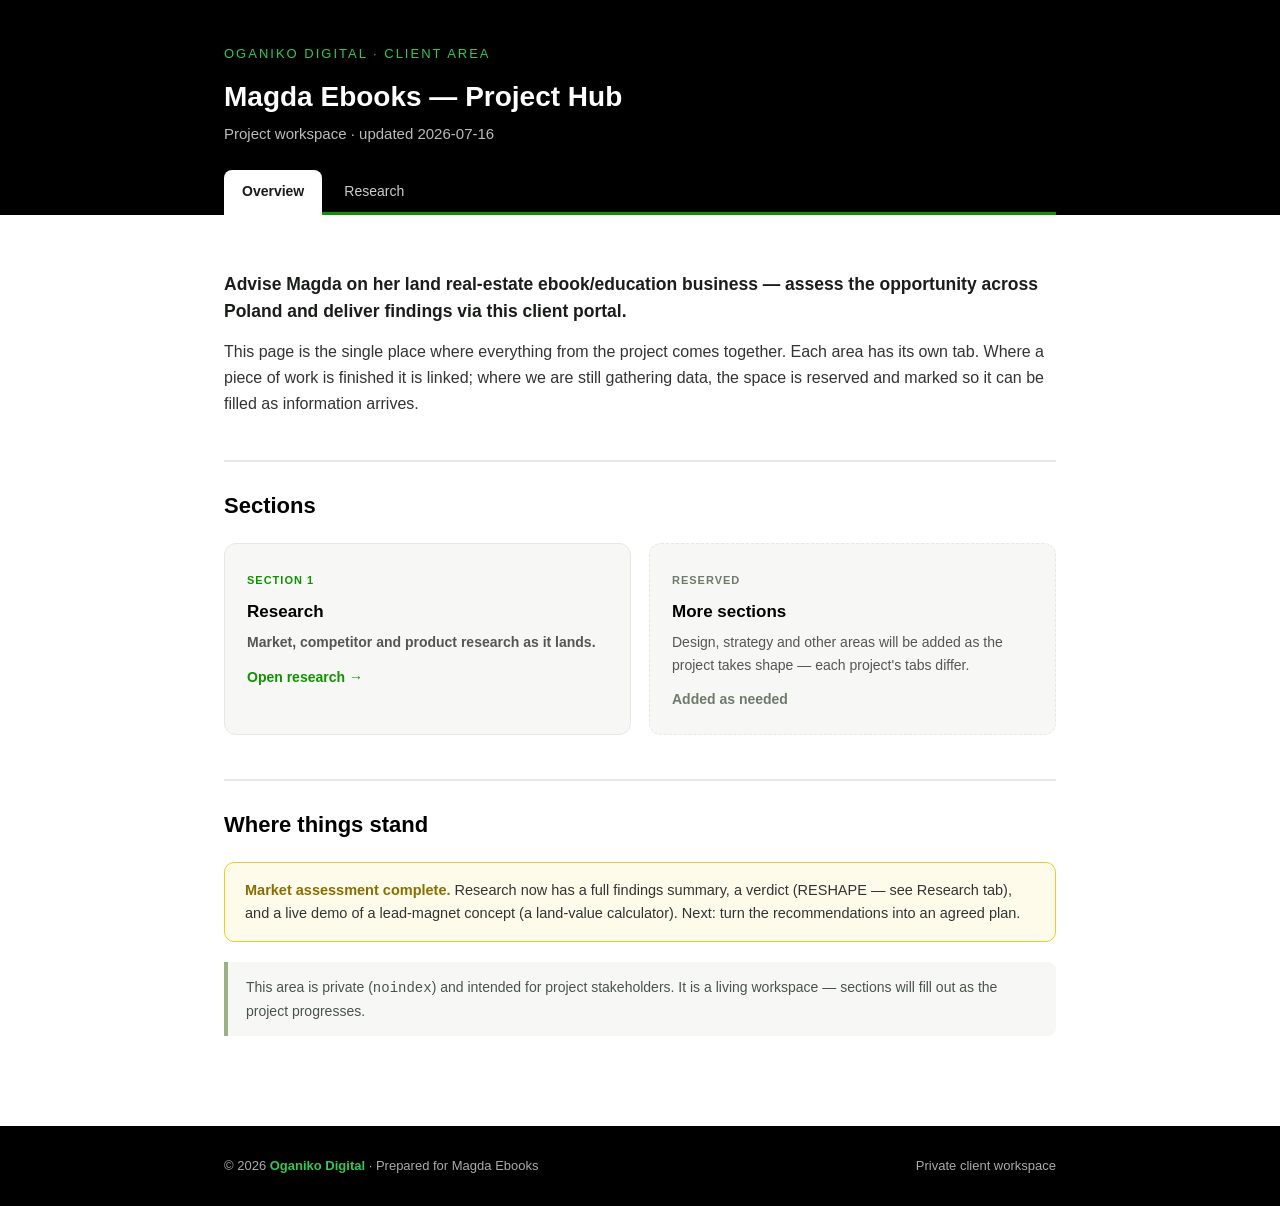
<file: docs/client-area/index.html>
<!DOCTYPE html>
<html lang="en">
<head>
<meta charset="UTF-8">
<meta name="viewport" content="width=device-width, initial-scale=1">
<meta name="robots" content="noindex">
<title>Magda Ebooks — Client area | Oganiko Digital</title>
<link rel="stylesheet" href="assets/client.css">
<link rel="stylesheet" href="assets/og-tab-rail.css">
</head>
<body>
<header><div class="wrap">
  <div class="brand">Oganiko Digital · Client area</div>
  <h1>Magda Ebooks — Project Hub</h1>
  <div class="sub">Project workspace · updated 2026-07-16</div>
  <nav class="og-tab-rail">
    <a href="./" aria-current="page">Overview</a>
    <a href="research/">Research</a>
  </nav>
</div></header>

<main class="wrap">
  <p class="lead">Advise Magda on her land real-estate ebook/education business — assess the opportunity across Poland and deliver findings via this client portal.</p>
  <p>This page is the single place where everything from the project comes together. Each area has its own tab. Where a piece of work is finished it is linked; where we are still gathering data, the space is reserved and marked so it can be filled as information arrives.</p>

  <h2>Sections</h2>
  <div class="cards">
    <a class="card" href="research/">
      <span class="kicker">Section 1</span>
      <h3>Research</h3>
      <p>Market, competitor and product research as it lands.</p>
      <span class="go">Open research →</span>
    </a>
    <div class="card pending">
      <span class="kicker">Reserved</span>
      <h3>More sections</h3>
      <p>Design, strategy and other areas will be added as the project takes shape — each project's tabs differ.</p>
      <span class="go">Added as needed</span>
    </div>
  </div>

  <h2>Where things stand</h2>
  <div class="status"><b>Market assessment complete.</b> Research now has a full findings summary, a verdict (RESHAPE — see Research tab), and a live demo of a lead-magnet concept (a land-value calculator). Next: turn the recommendations into an agreed plan.</div>

  <div class="note">This area is private (<code>noindex</code>) and intended for project stakeholders. It is a living workspace — sections will fill out as the project progresses.</div>
</main>

<footer><div class="wrap">
  <span>© 2026 <span class="brand">Oganiko Digital</span> · Prepared for Magda Ebooks</span>
  <span>Private client workspace</span>
</div></footer>
</body>
</html>
</file>
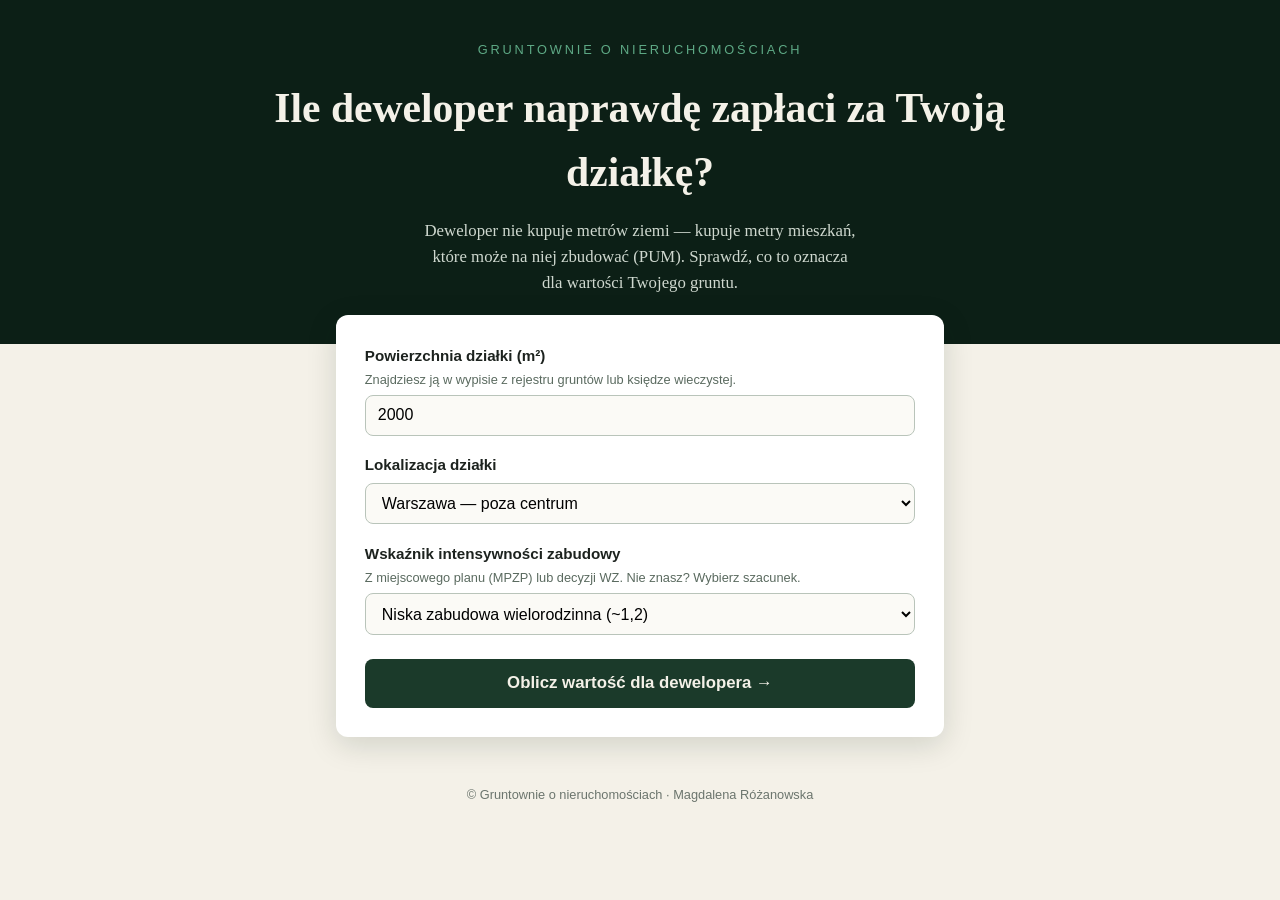
<file: src/mvp-land-calculator/index.html>
<!doctype html>
<html lang="pl">
<head>
<meta charset="utf-8">
<meta name="viewport" content="width=device-width, initial-scale=1">
<title>Ile deweloper naprawdę zapłaci za Twoją działkę? — Gruntownie o nieruchomościach</title>
<style>
  :root{
    --green-950:#0c1f16; --green-900:#12291d; --green-800:#1b3a2a;
    --green-600:#2e6b47; --green-400:#5ea985; --cream:#f4f1e8;
    --gold:#c9a856; --ink:#1c221e;
  }
  *{box-sizing:border-box;margin:0;padding:0}
  body{font-family:Georgia,'Times New Roman',serif;background:var(--cream);color:var(--ink);line-height:1.55}
  .sans{font-family:-apple-system,'Segoe UI',Helvetica,Arial,sans-serif}
  header{background:var(--green-950);color:var(--cream);padding:2.5rem 1rem 3rem;text-align:center}
  header .brand{font-size:.8rem;letter-spacing:.22em;text-transform:uppercase;color:var(--green-400);margin-bottom:1rem}
  header h1{font-size:clamp(1.6rem,4.5vw,2.6rem);max-width:38ch;margin:0 auto .8rem}
  header p{max-width:52ch;margin:0 auto;color:#cfd8cf;font-size:1.05rem}
  main{max-width:640px;margin:-1.8rem auto 3rem;padding:0 1rem}
  .card{background:#fff;border-radius:12px;box-shadow:0 8px 30px rgba(12,31,22,.15);padding:1.8rem}
  label{display:block;font-weight:700;margin:1.1rem 0 .35rem;font-size:.95rem}
  label:first-of-type{margin-top:0}
  .hint{font-weight:400;font-size:.8rem;color:#5a6a5f;display:block;margin-top:.15rem}
  input[type=number],select{width:100%;padding:.65rem .75rem;font-size:1rem;border:1.5px solid #b9c4ba;border-radius:8px;background:#fbfaf6}
  input:focus,select:focus{outline:2px solid var(--green-600);border-color:var(--green-600)}
  button{width:100%;margin-top:1.5rem;padding:.9rem;font-size:1.05rem;font-weight:700;color:var(--cream);background:var(--green-800);border:none;border-radius:8px;cursor:pointer}
  button:hover{background:var(--green-600)}
  .step{display:none}
  .step.active{display:block}
  .gate h2{font-size:1.3rem;margin-bottom:.5rem}
  .gate p{font-size:.95rem;color:#3c463f;margin-bottom:1rem}
  .result .figure{text-align:center;background:var(--green-950);color:var(--cream);border-radius:10px;padding:1.5rem 1rem;margin:1rem 0}
  .result .figure .range{font-size:clamp(1.4rem,5vw,2rem);font-weight:700;color:var(--gold)}
  .result .figure .lbl{font-size:.8rem;letter-spacing:.12em;text-transform:uppercase;color:var(--green-400)}
  .breakdown{font-size:.92rem;border-top:1px solid #dfe3da;margin-top:1rem;padding-top:1rem}
  .breakdown div{display:flex;justify-content:space-between;padding:.3rem 0}
  .breakdown span:last-child{font-weight:700}
  .cta{margin-top:1.4rem;background:#f0ead8;border-left:4px solid var(--gold);padding:1rem;font-size:.95rem;border-radius:0 8px 8px 0}
  .cta a{color:var(--green-800);font-weight:700}
  .disclaimer{font-size:.75rem;color:#6b756d;margin-top:1.5rem;text-align:center}
  footer{text-align:center;font-size:.8rem;color:#6b756d;padding:0 1rem 2.5rem}
</style>
</head>
<body>
<header>
  <div class="brand sans">Gruntownie o nieruchomościach</div>
  <h1>Ile deweloper naprawdę zapłaci za Twoją działkę?</h1>
  <p>Deweloper nie kupuje metrów ziemi — kupuje metry mieszkań, które może na niej zbudować (PUM). Sprawdź, co to oznacza dla wartości Twojego gruntu.</p>
</header>

<main>
  <div class="card sans">

    <!-- Step 1: inputs -->
    <form id="calcForm" class="step active">
      <label>Powierzchnia działki (m²)
        <span class="hint">Znajdziesz ją w wypisie z rejestru gruntów lub księdze wieczystej.</span>
      </label>
      <input type="number" id="area" min="100" max="1000000" step="10" value="2000" required>

      <label>Lokalizacja działki</label>
      <select id="location">
        <option value="10000">Warszawa — centrum / śródmieście</option>
        <option value="5000" selected>Warszawa — poza centrum</option>
        <option value="4000">Kraków / Wrocław / Trójmiasto</option>
        <option value="2500">Poznań / Łódź / inne duże miasto</option>
        <option value="1500">Strefa podmiejska aglomeracji</option>
      </select>

      <label>Wskaźnik intensywności zabudowy
        <span class="hint">Z miejscowego planu (MPZP) lub decyzji WZ. Nie znasz? Wybierz szacunek.</span>
      </label>
      <select id="intensity">
        <option value="0.6">Zabudowa jednorodzinna (~0,6)</option>
        <option value="1.2" selected>Niska zabudowa wielorodzinna (~1,2)</option>
        <option value="2.0">Średnia zabudowa wielorodzinna (~2,0)</option>
        <option value="3.0">Intensywna zabudowa miejska (~3,0)</option>
      </select>

      <button type="submit">Oblicz wartość dla dewelopera →</button>
    </form>

    <!-- Step 2: email gate (UI mock — no backend) -->
    <form id="gateForm" class="step gate">
      <h2>Twój wynik jest gotowy.</h2>
      <p>Podaj adres e-mail, a pokażemy wyliczenie i wyślemy Ci bezpłatną checklistę <em>„7 pytań, które musisz zadać przed rozmową z deweloperem”</em>.</p>
      <label>Adres e-mail</label>
      <input type="email" id="email" placeholder="twoj@email.pl" required>
      <button type="submit">Pokaż wycenę</button>
    </form>

    <!-- Step 3: result -->
    <div id="result" class="step result">
      <div class="figure">
        <div class="lbl">Szacunkowa wartość działki dla dewelopera</div>
        <div class="range" id="valueRange"></div>
      </div>
      <div class="breakdown">
        <div><span>Powierzchnia działki</span><span id="bArea"></span></div>
        <div><span>Wskaźnik intensywności</span><span id="bInt"></span></div>
        <div><span>Szacunkowy PUM (pow. użytkowa mieszkań)</span><span id="bPum"></span></div>
        <div><span>Stawka rynkowa za m² PUM</span><span id="bRate"></span></div>
      </div>
      <div class="cta">
        Ta liczba to punkt wyjścia — deweloper zrobi wszystko, żeby ją obniżyć.
        Jak czytać plan miejscowy, uniknąć pułapek i negocjować jak profesjonalista?
        <a href="#">Ebook „Sprzedaj korzystnie i bezpiecznie grunt deweloperowi” — 149 zł</a>
      </div>
      <p class="disclaimer">Szacunek edukacyjny oparty o publikowane stawki rynkowe za m² PUM (2025).
      Nie stanowi wyceny w rozumieniu ustawy o gospodarce nieruchomościami ani porady inwestycyjnej.
      Rzeczywista oferta zależy m.in. od kształtu działki, dostępu do drogi, mediów, zapisów MPZP i kosztów przygotowania terenu.</p>
    </div>

  </div>
</main>
<footer class="sans">© Gruntownie o nieruchomościach · Magdalena Różanowska</footer>

<script>
// ponytail: static demo — email gate is a UI mock, nothing is sent anywhere.
const steps = { calc: document.getElementById('calcForm'), gate: document.getElementById('gateForm'), result: document.getElementById('result') };
const show = k => { Object.values(steps).forEach(s => s.classList.remove('active')); steps[k].classList.add('active'); };
const fmt = n => n.toLocaleString('pl-PL', {maximumFractionDigits: 0});
let calc = null;

steps.calc.addEventListener('submit', e => {
  e.preventDefault();
  const area = +document.getElementById('area').value;
  const rate = +document.getElementById('location').value;
  const intensity = +document.getElementById('intensity').value;
  const pum = area * intensity * 0.8; // ~80% of gross buildable area is sellable PUM
  const value = pum * rate;           // rate = land price per m² PUM (market-reported, land ≈ 30% of flat price)
  calc = { area, rate, intensity, pum, low: value * 0.8, high: value * 1.2 };
  show('gate');
});

steps.gate.addEventListener('submit', e => {
  e.preventDefault();
  document.getElementById('valueRange').textContent = fmt(calc.low) + ' – ' + fmt(calc.high) + ' zł';
  document.getElementById('bArea').textContent = fmt(calc.area) + ' m²';
  document.getElementById('bInt').textContent = calc.intensity.toLocaleString('pl-PL');
  document.getElementById('bPum').textContent = fmt(calc.pum) + ' m² PUM';
  document.getElementById('bRate').textContent = fmt(calc.rate) + ' zł/m² PUM';
  show('result');
});
</script>
</body>
</html>
</file>
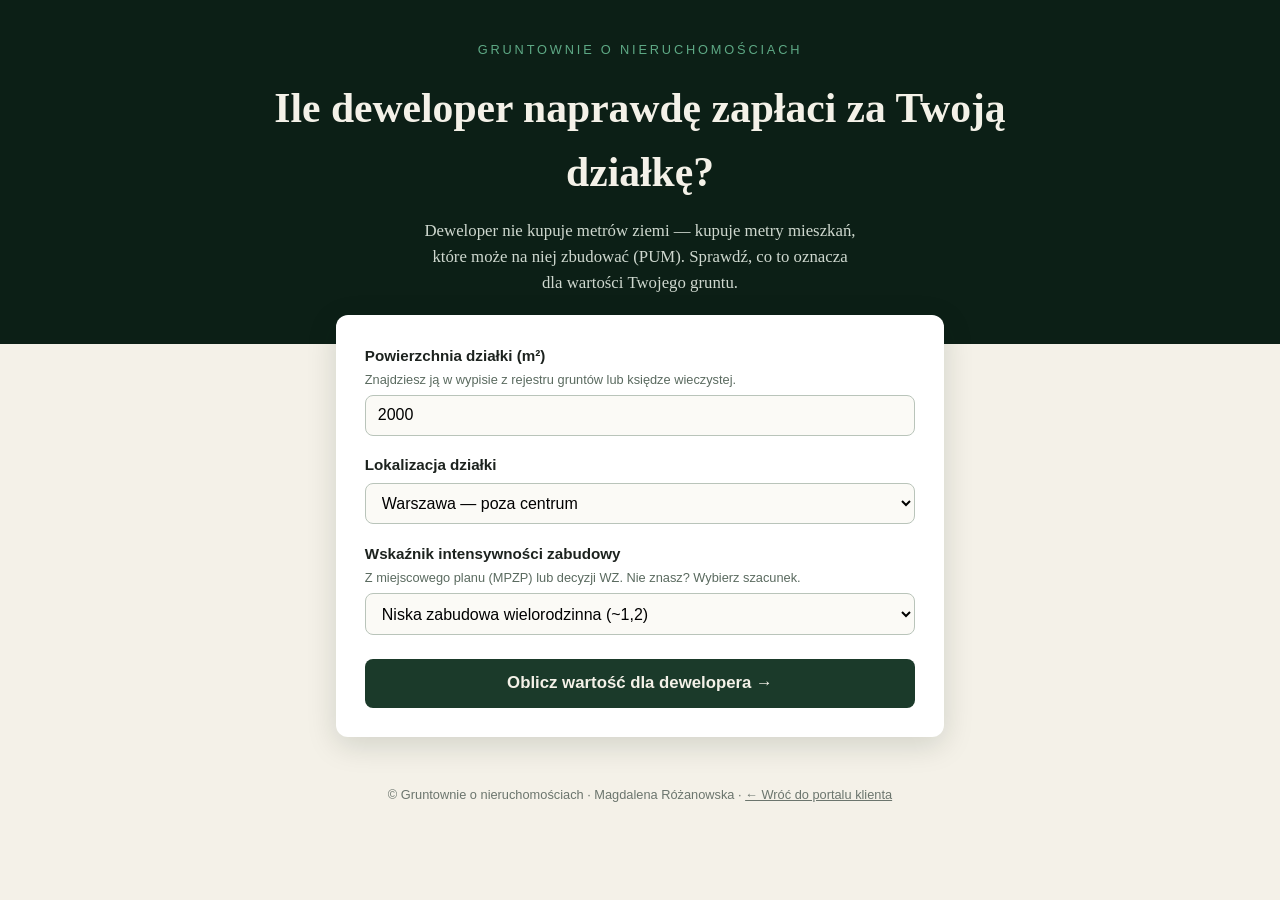
<file: docs/client-area/calculator/index.html>
<!doctype html>
<html lang="pl">
<head>
<meta charset="utf-8">
<meta name="viewport" content="width=device-width, initial-scale=1">
<meta name="robots" content="noindex">
<title>Ile deweloper naprawdę zapłaci za Twoją działkę? — Gruntownie o nieruchomościach</title>
<style>
  :root{
    --green-950:#0c1f16; --green-900:#12291d; --green-800:#1b3a2a;
    --green-600:#2e6b47; --green-400:#5ea985; --cream:#f4f1e8;
    --gold:#c9a856; --ink:#1c221e;
  }
  *{box-sizing:border-box;margin:0;padding:0}
  body{font-family:Georgia,'Times New Roman',serif;background:var(--cream);color:var(--ink);line-height:1.55}
  .sans{font-family:-apple-system,'Segoe UI',Helvetica,Arial,sans-serif}
  header{background:var(--green-950);color:var(--cream);padding:2.5rem 1rem 3rem;text-align:center}
  header .brand{font-size:.8rem;letter-spacing:.22em;text-transform:uppercase;color:var(--green-400);margin-bottom:1rem}
  header h1{font-size:clamp(1.6rem,4.5vw,2.6rem);max-width:38ch;margin:0 auto .8rem}
  header p{max-width:52ch;margin:0 auto;color:#cfd8cf;font-size:1.05rem}
  main{max-width:640px;margin:-1.8rem auto 3rem;padding:0 1rem}
  .card{background:#fff;border-radius:12px;box-shadow:0 8px 30px rgba(12,31,22,.15);padding:1.8rem}
  label{display:block;font-weight:700;margin:1.1rem 0 .35rem;font-size:.95rem}
  label:first-of-type{margin-top:0}
  .hint{font-weight:400;font-size:.8rem;color:#5a6a5f;display:block;margin-top:.15rem}
  input[type=number],select{width:100%;padding:.65rem .75rem;font-size:1rem;border:1.5px solid #b9c4ba;border-radius:8px;background:#fbfaf6}
  input:focus,select:focus{outline:2px solid var(--green-600);border-color:var(--green-600)}
  button{width:100%;margin-top:1.5rem;padding:.9rem;font-size:1.05rem;font-weight:700;color:var(--cream);background:var(--green-800);border:none;border-radius:8px;cursor:pointer}
  button:hover{background:var(--green-600)}
  .step{display:none}
  .step.active{display:block}
  .gate h2{font-size:1.3rem;margin-bottom:.5rem}
  .gate p{font-size:.95rem;color:#3c463f;margin-bottom:1rem}
  .result .figure{text-align:center;background:var(--green-950);color:var(--cream);border-radius:10px;padding:1.5rem 1rem;margin:1rem 0}
  .result .figure .range{font-size:clamp(1.4rem,5vw,2rem);font-weight:700;color:var(--gold)}
  .result .figure .lbl{font-size:.8rem;letter-spacing:.12em;text-transform:uppercase;color:var(--green-400)}
  .breakdown{font-size:.92rem;border-top:1px solid #dfe3da;margin-top:1rem;padding-top:1rem}
  .breakdown div{display:flex;justify-content:space-between;padding:.3rem 0}
  .breakdown span:last-child{font-weight:700}
  .cta{margin-top:1.4rem;background:#f0ead8;border-left:4px solid var(--gold);padding:1rem;font-size:.95rem;border-radius:0 8px 8px 0}
  .cta a{color:var(--green-800);font-weight:700}
  .disclaimer{font-size:.75rem;color:#6b756d;margin-top:1.5rem;text-align:center}
  footer{text-align:center;font-size:.8rem;color:#6b756d;padding:0 1rem 2.5rem}
</style>
</head>
<body>
<header>
  <div class="brand sans">Gruntownie o nieruchomościach</div>
  <h1>Ile deweloper naprawdę zapłaci za Twoją działkę?</h1>
  <p>Deweloper nie kupuje metrów ziemi — kupuje metry mieszkań, które może na niej zbudować (PUM). Sprawdź, co to oznacza dla wartości Twojego gruntu.</p>
</header>

<main>
  <div class="card sans">

    <!-- Step 1: inputs -->
    <form id="calcForm" class="step active">
      <label>Powierzchnia działki (m²)
        <span class="hint">Znajdziesz ją w wypisie z rejestru gruntów lub księdze wieczystej.</span>
      </label>
      <input type="number" id="area" min="100" max="1000000" step="10" value="2000" required>

      <label>Lokalizacja działki</label>
      <select id="location">
        <option value="10000">Warszawa — centrum / śródmieście</option>
        <option value="5000" selected>Warszawa — poza centrum</option>
        <option value="4000">Kraków / Wrocław / Trójmiasto</option>
        <option value="2500">Poznań / Łódź / inne duże miasto</option>
        <option value="1500">Strefa podmiejska aglomeracji</option>
      </select>

      <label>Wskaźnik intensywności zabudowy
        <span class="hint">Z miejscowego planu (MPZP) lub decyzji WZ. Nie znasz? Wybierz szacunek.</span>
      </label>
      <select id="intensity">
        <option value="0.6">Zabudowa jednorodzinna (~0,6)</option>
        <option value="1.2" selected>Niska zabudowa wielorodzinna (~1,2)</option>
        <option value="2.0">Średnia zabudowa wielorodzinna (~2,0)</option>
        <option value="3.0">Intensywna zabudowa miejska (~3,0)</option>
      </select>

      <button type="submit">Oblicz wartość dla dewelopera →</button>
    </form>

    <!-- Step 2: email gate (UI mock — no backend) -->
    <form id="gateForm" class="step gate">
      <h2>Twój wynik jest gotowy.</h2>
      <p>Podaj adres e-mail, a pokażemy wyliczenie i wyślemy Ci bezpłatną checklistę <em>„7 pytań, które musisz zadać przed rozmową z deweloperem”</em>.</p>
      <label>Adres e-mail</label>
      <input type="email" id="email" placeholder="twoj@email.pl" required>
      <button type="submit">Pokaż wycenę</button>
    </form>

    <!-- Step 3: result -->
    <div id="result" class="step result">
      <div class="figure">
        <div class="lbl">Szacunkowa wartość działki dla dewelopera</div>
        <div class="range" id="valueRange"></div>
      </div>
      <div class="breakdown">
        <div><span>Powierzchnia działki</span><span id="bArea"></span></div>
        <div><span>Wskaźnik intensywności</span><span id="bInt"></span></div>
        <div><span>Szacunkowy PUM (pow. użytkowa mieszkań)</span><span id="bPum"></span></div>
        <div><span>Stawka rynkowa za m² PUM</span><span id="bRate"></span></div>
      </div>
      <div class="cta">
        Ta liczba to punkt wyjścia — deweloper zrobi wszystko, żeby ją obniżyć.
        Jak czytać plan miejscowy, uniknąć pułapek i negocjować jak profesjonalista?
        <a href="#">Ebook „Sprzedaj korzystnie i bezpiecznie grunt deweloperowi” — 149 zł</a>
      </div>
      <p class="disclaimer">Szacunek edukacyjny oparty o publikowane stawki rynkowe za m² PUM (2025).
      Nie stanowi wyceny w rozumieniu ustawy o gospodarce nieruchomościami ani porady inwestycyjnej.
      Rzeczywista oferta zależy m.in. od kształtu działki, dostępu do drogi, mediów, zapisów MPZP i kosztów przygotowania terenu.</p>
    </div>

  </div>
</main>
<footer class="sans">© Gruntownie o nieruchomościach · Magdalena Różanowska · <a href="../research/" style="color:inherit">← Wróć do portalu klienta</a></footer>

<script>
// ponytail: static demo — email gate is a UI mock, nothing is sent anywhere.
const steps = { calc: document.getElementById('calcForm'), gate: document.getElementById('gateForm'), result: document.getElementById('result') };
const show = k => { Object.values(steps).forEach(s => s.classList.remove('active')); steps[k].classList.add('active'); };
const fmt = n => n.toLocaleString('pl-PL', {maximumFractionDigits: 0});
let calc = null;

steps.calc.addEventListener('submit', e => {
  e.preventDefault();
  const area = +document.getElementById('area').value;
  const rate = +document.getElementById('location').value;
  const intensity = +document.getElementById('intensity').value;
  const pum = area * intensity * 0.8; // ~80% of gross buildable area is sellable PUM
  const value = pum * rate;           // rate = land price per m² PUM (market-reported, land ≈ 30% of flat price)
  calc = { area, rate, intensity, pum, low: value * 0.8, high: value * 1.2 };
  show('gate');
});

steps.gate.addEventListener('submit', e => {
  e.preventDefault();
  document.getElementById('valueRange').textContent = fmt(calc.low) + ' – ' + fmt(calc.high) + ' zł';
  document.getElementById('bArea').textContent = fmt(calc.area) + ' m²';
  document.getElementById('bInt').textContent = calc.intensity.toLocaleString('pl-PL');
  document.getElementById('bPum').textContent = fmt(calc.pum) + ' m² PUM';
  document.getElementById('bRate').textContent = fmt(calc.rate) + ' zł/m² PUM';
  show('result');
});
</script>
</body>
</html>
</file>
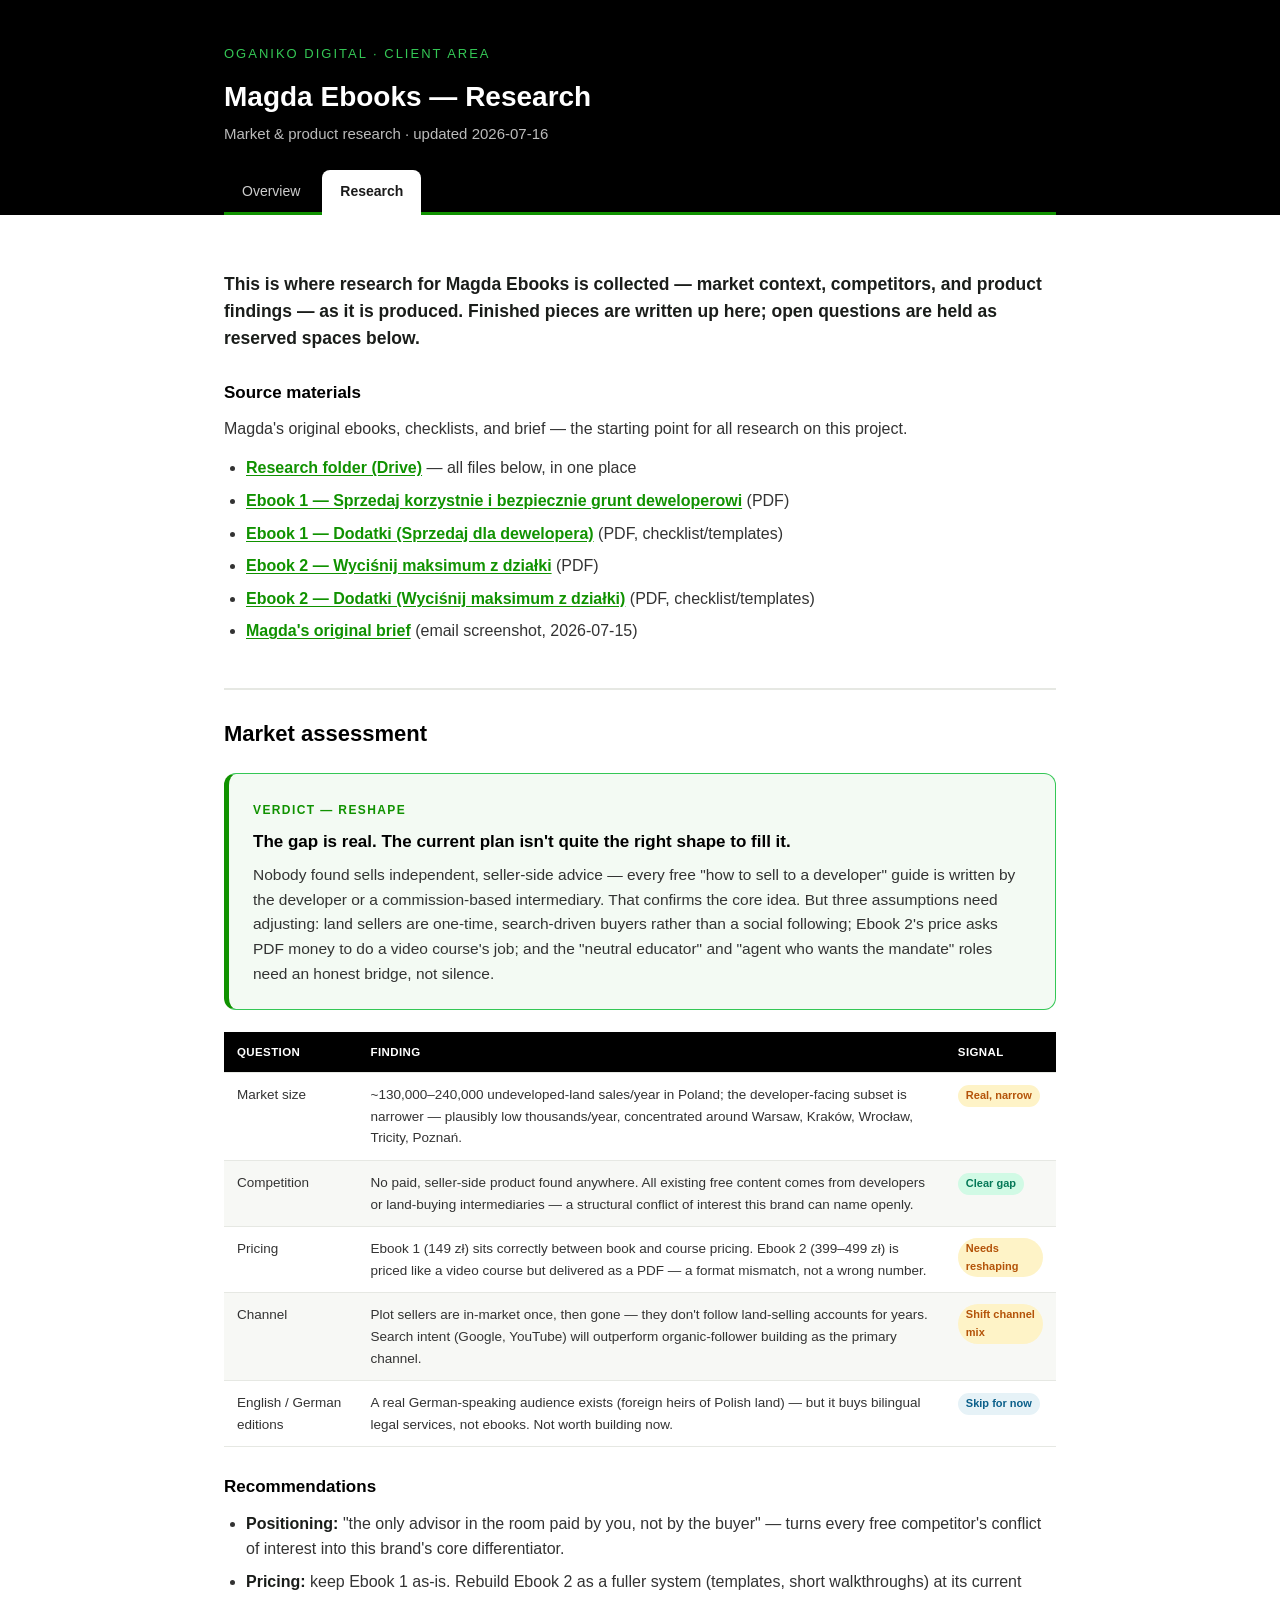
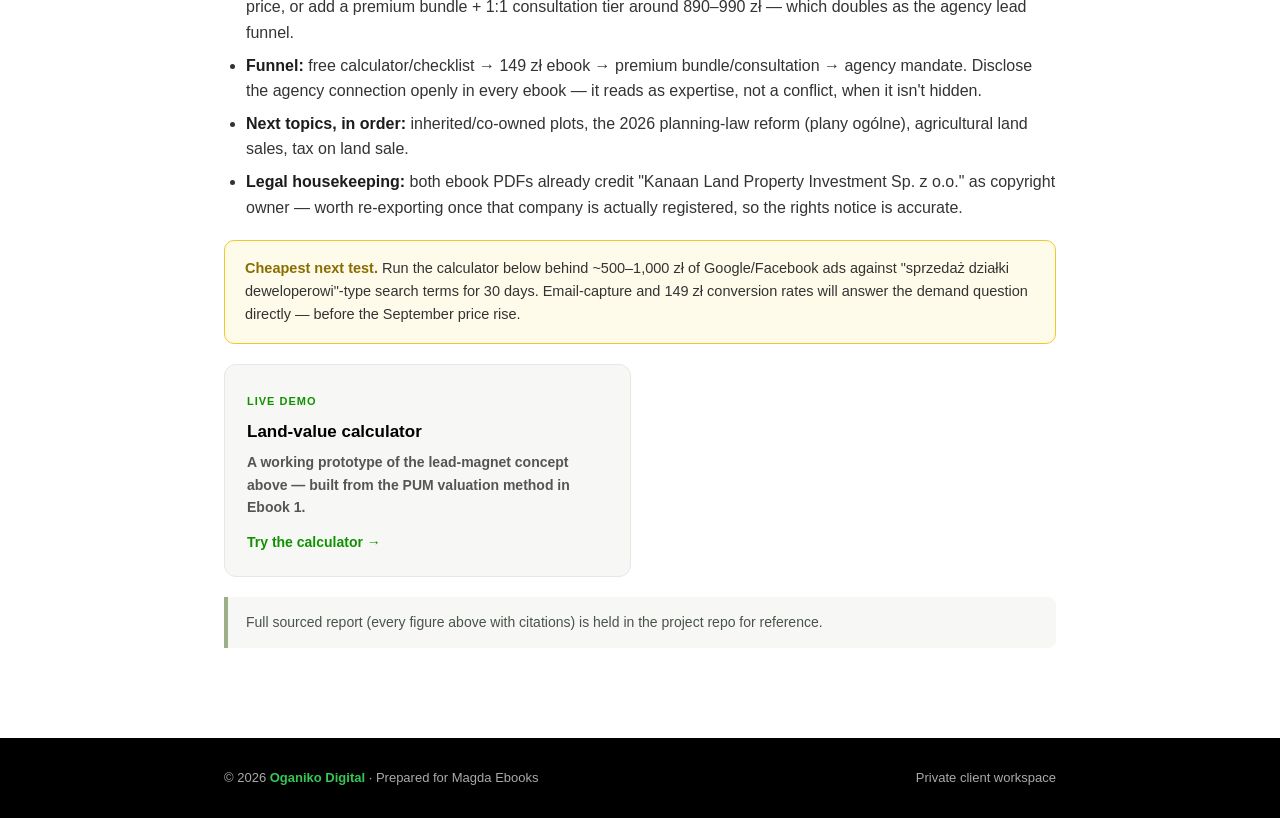
<file: docs/client-area/research/index.html>
<!DOCTYPE html>
<html lang="en">
<head>
<meta charset="UTF-8">
<meta name="viewport" content="width=device-width, initial-scale=1">
<meta name="robots" content="noindex">
<title>Magda Ebooks — Research | Oganiko Digital</title>
<link rel="stylesheet" href="../assets/client.css">
<link rel="stylesheet" href="../assets/og-tab-rail.css">
</head>
<body>
<header><div class="wrap">
  <div class="brand">Oganiko Digital · Client area</div>
  <h1>Magda Ebooks — Research</h1>
  <div class="sub">Market &amp; product research · updated 2026-07-16</div>
  <nav class="og-tab-rail">
    <a href="../">Overview</a>
    <a href="./" aria-current="page">Research</a>
  </nav>
</div></header>

<main class="wrap">
  <p class="lead">This is where research for Magda Ebooks is collected — market context, competitors, and product findings — as it is produced. Finished pieces are written up here; open questions are held as reserved spaces below.</p>

  <h3>Source materials</h3>
  <p>Magda's original ebooks, checklists, and brief — the starting point for all research on this project.</p>
  <ul>
    <li><a href="https://drive.google.com/drive/folders/1EVJwZGx4j5zTcBIPTCHDT183ZDilmpbp" target="_blank" rel="noopener">Research folder (Drive)</a> — all files below, in one place</li>
    <li><a href="https://drive.google.com/file/d/1MAkfy9IzROOQ3WFhmH6SmfRcS20SOkTw/view" target="_blank" rel="noopener">Ebook 1 — Sprzedaj korzystnie i bezpiecznie grunt deweloperowi</a> (PDF)</li>
    <li><a href="https://drive.google.com/file/d/1vi2afyBC1dob27eOLSDai63ldIojgvqT/view" target="_blank" rel="noopener">Ebook 1 — Dodatki (Sprzedaj dla dewelopera)</a> (PDF, checklist/templates)</li>
    <li><a href="https://drive.google.com/file/d/1WfH9i9mzbABHzJnBLHWdWIG5p4jDfTYA/view" target="_blank" rel="noopener">Ebook 2 — Wyciśnij maksimum z działki</a> (PDF)</li>
    <li><a href="https://drive.google.com/file/d/1cAjwGLFb53yhHS8FOA2zRU2zWaXsAfg9/view" target="_blank" rel="noopener">Ebook 2 — Dodatki (Wyciśnij maksimum z działki)</a> (PDF, checklist/templates)</li>
    <li><a href="https://drive.google.com/file/d/1UsTUJwMoAStdevaweVdkTm3Bt7gR0Zgh/view" target="_blank" rel="noopener">Magda's original brief</a> (email screenshot, 2026-07-15)</li>
  </ul>

  <h2>Market assessment</h2>

  <div class="verdict">
    <span class="eyebrow">Verdict — RESHAPE</span>
    <h3>The gap is real. The current plan isn't quite the right shape to fill it.</h3>
    <p>Nobody found sells independent, seller-side advice — every free "how to sell to a developer" guide is written by the developer or a commission-based intermediary. That confirms the core idea. But three assumptions need adjusting: land sellers are one-time, search-driven buyers rather than a social following; Ebook 2's price asks PDF money to do a video course's job; and the "neutral educator" and "agent who wants the mandate" roles need an honest bridge, not silence.</p>
  </div>

  <div class="scroll">
    <table>
      <thead><tr><th>Question</th><th>Finding</th><th>Signal</th></tr></thead>
      <tbody>
        <tr><td>Market size</td><td>~130,000–240,000 undeveloped-land sales/year in Poland; the developer-facing subset is narrower — plausibly low thousands/year, concentrated around Warsaw, Kraków, Wrocław, Tricity, Poznań.</td><td><span class="pill mid">Real, narrow</span></td></tr>
        <tr><td>Competition</td><td>No paid, seller-side product found anywhere. All existing free content comes from developers or land-buying intermediaries — a structural conflict of interest this brand can name openly.</td><td><span class="pill best">Clear gap</span></td></tr>
        <tr><td>Pricing</td><td>Ebook 1 (149&nbsp;zł) sits correctly between book and course pricing. Ebook 2 (399–499&nbsp;zł) is priced like a video course but delivered as a PDF — a format mismatch, not a wrong number.</td><td><span class="pill mid">Needs reshaping</span></td></tr>
        <tr><td>Channel</td><td>Plot sellers are in-market once, then gone — they don't follow land-selling accounts for years. Search intent (Google, YouTube) will outperform organic-follower building as the primary channel.</td><td><span class="pill mid">Shift channel mix</span></td></tr>
        <tr><td>English / German editions</td><td>A real German-speaking audience exists (foreign heirs of Polish land) — but it buys bilingual legal services, not ebooks. Not worth building now.</td><td><span class="pill pre">Skip for now</span></td></tr>
      </tbody>
    </table>
  </div>

  <h3>Recommendations</h3>
  <ul>
    <li><strong>Positioning:</strong> "the only advisor in the room paid by you, not by the buyer" — turns every free competitor's conflict of interest into this brand's core differentiator.</li>
    <li><strong>Pricing:</strong> keep Ebook 1 as-is. Rebuild Ebook 2 as a fuller system (templates, short walkthroughs) at its current price, or add a premium bundle + 1:1 consultation tier around 890–990&nbsp;zł — which doubles as the agency lead funnel.</li>
    <li><strong>Funnel:</strong> free calculator/checklist → 149&nbsp;zł ebook → premium bundle/consultation → agency mandate. Disclose the agency connection openly in every ebook — it reads as expertise, not a conflict, when it isn't hidden.</li>
    <li><strong>Next topics, in order:</strong> inherited/co-owned plots, the 2026 planning-law reform (plany ogólne), agricultural land sales, tax on land sale.</li>
    <li><strong>Legal housekeeping:</strong> both ebook PDFs already credit "Kanaan Land Property Investment Sp. z o.o." as copyright owner — worth re-exporting once that company is actually registered, so the rights notice is accurate.</li>
  </ul>

  <div class="status"><b>Cheapest next test.</b> Run the calculator below behind ~500–1,000&nbsp;zł of Google/Facebook ads against "sprzedaż działki deweloperowi"-type search terms for 30 days. Email-capture and 149&nbsp;zł conversion rates will answer the demand question directly — before the September price rise.</div>

  <div class="cards">
    <a class="card" href="../calculator/" target="_blank" rel="noopener">
      <span class="kicker">Live demo</span>
      <h3>Land-value calculator</h3>
      <p>A working prototype of the lead-magnet concept above — built from the PUM valuation method in Ebook 1.</p>
      <span class="go">Try the calculator →</span>
    </a>
  </div>

  <div class="note">Full sourced report (every figure above with citations) is held in the project repo for reference.</div>
</main>

<footer><div class="wrap">
  <span>© 2026 <span class="brand">Oganiko Digital</span> · Prepared for Magda Ebooks</span>
  <span>Private client workspace</span>
</div></footer>
</body>
</html>
</file>
<file: docs/client-area/assets/client.css>
/* Client Area style — Oganiko Digital house style (shared across all section pages).
   Presentation style: "Client Area" (light ground, black header band, green accents).
   Tabs are the og-tab-rail component (assets/og-tab-rail.css). See wiki/presentation-styles. */
:root{
  --og-black:#000; --og-white:#fff; --og-green:#109200; --og-fresh-leaf:#34C755;
  --og-gold:#EECA25; --og-dark-gray:#333; --og-sage:#9CAF88;
  --crit:#C0392B; --high:#D97706; --info:#0A5F8A;
  --ink:#1a1d1a; --muted:#6E7A6A; --line:#e6e8e3; --surface:#f7f8f5;
}
*{box-sizing:border-box;margin:0;padding:0}
body{font-family:"Helvetica Neue",Arial,sans-serif;color:var(--og-dark-gray);background:var(--og-white);line-height:1.6;font-size:16px;-webkit-font-smoothing:antialiased}
.wrap{max-width:880px;margin:0 auto;padding:0 24px}
a{color:var(--og-green)}
img{max-width:100%;display:block}

header{background:var(--og-black);color:var(--og-white);padding:44px 0 0}
header .brand{font-size:13px;letter-spacing:2px;text-transform:uppercase;color:var(--og-fresh-leaf);font-weight:500;margin-bottom:14px}
header h1{font-size:28px;font-weight:700;line-height:1.25;margin-bottom:8px}
header .sub{color:#bbb;font-size:15px;margin-bottom:24px}
/* Tab rail: the og-tab-rail component (assets/og-tab-rail.css, .og-tab-rail). */

main.wrap{padding:56px 24px 20px}
main a{color:var(--og-green);font-weight:600;text-decoration:underline;text-underline-offset:2px}

/* lead paragraph — the intro line directly under a title/h2, bolder and a touch larger than body copy */
p.lead{font-size:17.5px;font-weight:700;color:var(--ink);line-height:1.55}

h2{font-size:22px;font-weight:700;color:var(--og-black);margin:44px 0 14px;padding-top:26px;border-top:2px solid var(--line)}
h2:first-child{margin-top:0;border-top:none;padding-top:0}
h3{font-size:17px;font-weight:700;color:var(--og-black);margin:26px 0 10px}
p{margin:0 0 14px}
ul,ol{margin:0 0 16px 22px}li{margin-bottom:7px}
strong{font-weight:700;color:var(--ink)}
.eyebrow{font-size:12px;font-weight:700;letter-spacing:1.4px;text-transform:uppercase;color:var(--og-green)}

/* verdict / callouts */
.verdict{background:#F3FAF3;border:1px solid var(--og-fresh-leaf);border-left:5px solid var(--og-green);border-radius:12px;padding:22px 24px;margin:22px 0}
.verdict .eyebrow{color:var(--og-green)}
.verdict h3{margin:6px 0 8px}
.verdict p{margin:0;font-size:15.5px}
.status{background:#FFFBEB;border:1px solid var(--og-gold);border-radius:10px;padding:16px 20px;margin:20px 0;font-size:14.5px}
.status b{color:#8a6d00}
.note{background:var(--surface);border-left:4px solid var(--og-sage);border-radius:0 8px 8px 0;padding:14px 18px;margin:18px 0;font-size:14px;color:#4a534a}

/* data-space placeholder */
.dataspace{border:1.5px dashed #cdd3c9;border-radius:12px;padding:22px 24px;margin:16px 0;background:repeating-linear-gradient(45deg,#fafbf9,#fafbf9 12px,#f4f6f2 12px,#f4f6f2 24px)}
.dataspace .lbl{display:inline-flex;align-items:center;gap:7px;font-size:11.5px;font-weight:700;letter-spacing:.6px;text-transform:uppercase;color:var(--muted);margin-bottom:8px}
.dataspace .lbl::before{content:"";width:8px;height:8px;border-radius:50%;background:var(--og-gold)}
.dataspace h3{margin:0 0 6px}
.dataspace p{margin:0;font-size:14px;color:var(--muted)}

/* cards */
.cards{display:grid;grid-template-columns:1fr 1fr;gap:18px;margin:20px 0}
.card{display:block;text-decoration:none;color:inherit;background:var(--surface);border:1px solid var(--line);border-radius:12px;padding:22px}
a.card:hover{border-color:var(--og-fresh-leaf)}
.card .kicker{font-size:11px;font-weight:700;letter-spacing:1px;text-transform:uppercase;color:var(--og-green)}
.card h3{margin:6px 0 6px}
.card p{font-size:14px;color:#555;margin:0 0 10px}
.card .go{font-size:14px;font-weight:700;color:var(--og-green)}
.card.pending{border-style:dashed}
.card.pending .kicker{color:var(--muted)}
.card.pending .go{color:var(--muted)}

/* table */
.scroll{overflow-x:auto;margin:20px 0}
table{border-collapse:collapse;width:100%;font-size:13.5px;min-width:520px}
th,td{text-align:left;padding:11px 13px;border-bottom:1px solid var(--line);vertical-align:top}
thead th{background:var(--og-black);color:#fff;font-size:11.5px;letter-spacing:.4px;text-transform:uppercase;font-weight:600}
tbody tr:nth-child(even){background:var(--surface)}
td .pill{display:inline-block;font-size:11px;font-weight:700;padding:2px 8px;border-radius:20px}
.pill.best{background:#D1FAE5;color:#047857}.pill.mid{background:#FEF3C7;color:#B45309}.pill.pre{background:#E6F2F7;color:#0A5F8A}

footer{margin-top:52px;padding:30px 0;background:var(--og-black);color:#aaa;font-size:13px}
footer .brand{color:var(--og-fresh-leaf);font-weight:700}
footer .wrap{display:flex;justify-content:space-between;flex-wrap:wrap;gap:10px}
.sources{font-size:13.5px}.sources li{margin-bottom:5px}

@media(max-width:600px){header h1{font-size:23px}.cards{grid-template-columns:1fr}main.wrap{padding:40px 20px 20px}}
</file>
<file: docs/client-area/assets/og-tab-rail.css>
/* ============================================================
   Oganiko Tab Rail — og-tab-rail
   Canonical component · OS-000 os-002 Tabs / header-nav-dark
   Source of truth: OS-000-Design-System/dist/og-tab-rail.css
   ------------------------------------------------------------
   Provenance: proven in OG-030 client hub (2026-07-04), Phil-approved.
   Self-contained: every token carries an Oganiko fallback, so this file
   works alone. Override the tokens in :root to re-theme.
   DO NOT edit vendored copies — sync from this source.
   version: 1.0.0 (2026-07-05)
   ============================================================ */

/* Row of section links on a dark surface. Active link merges into the page:
   a same-colour box-shadow breaks the accent bar beneath it.
   Markup:  <nav class="og-tab-rail"> <a aria-current="page">…</a> <a>…</a> </nav>
   Place on a dark header. Mark the current page with aria-current="page". */
.og-tab-rail{
  display:flex;
  gap:var(--spacing-1,4px);
  border-bottom:3px solid var(--color-accent,#109200);
}
.og-tab-rail a{
  color:var(--color-text-inverse-muted,#cccccc);
  text-decoration:none;
  font-size:var(--text-sm,0.875rem);
  font-weight:var(--weight-medium,500);
  padding:10px 18px;
  border-radius:var(--radius-md,8px) var(--radius-md,8px) 0 0;
}
.og-tab-rail a[aria-current="page"]{
  background:var(--color-bg,#ffffff);
  color:var(--color-text,#1a1a1a);
  font-weight:var(--weight-bold,700);
  box-shadow:0 3px 0 0 var(--color-bg,#ffffff);
}
.og-tab-rail a:hover:not([aria-current="page"]){
  background:var(--color-bg-inverse-hover,#1c1c1c);
  color:var(--color-text-inverse,#ffffff);
}
</file>
